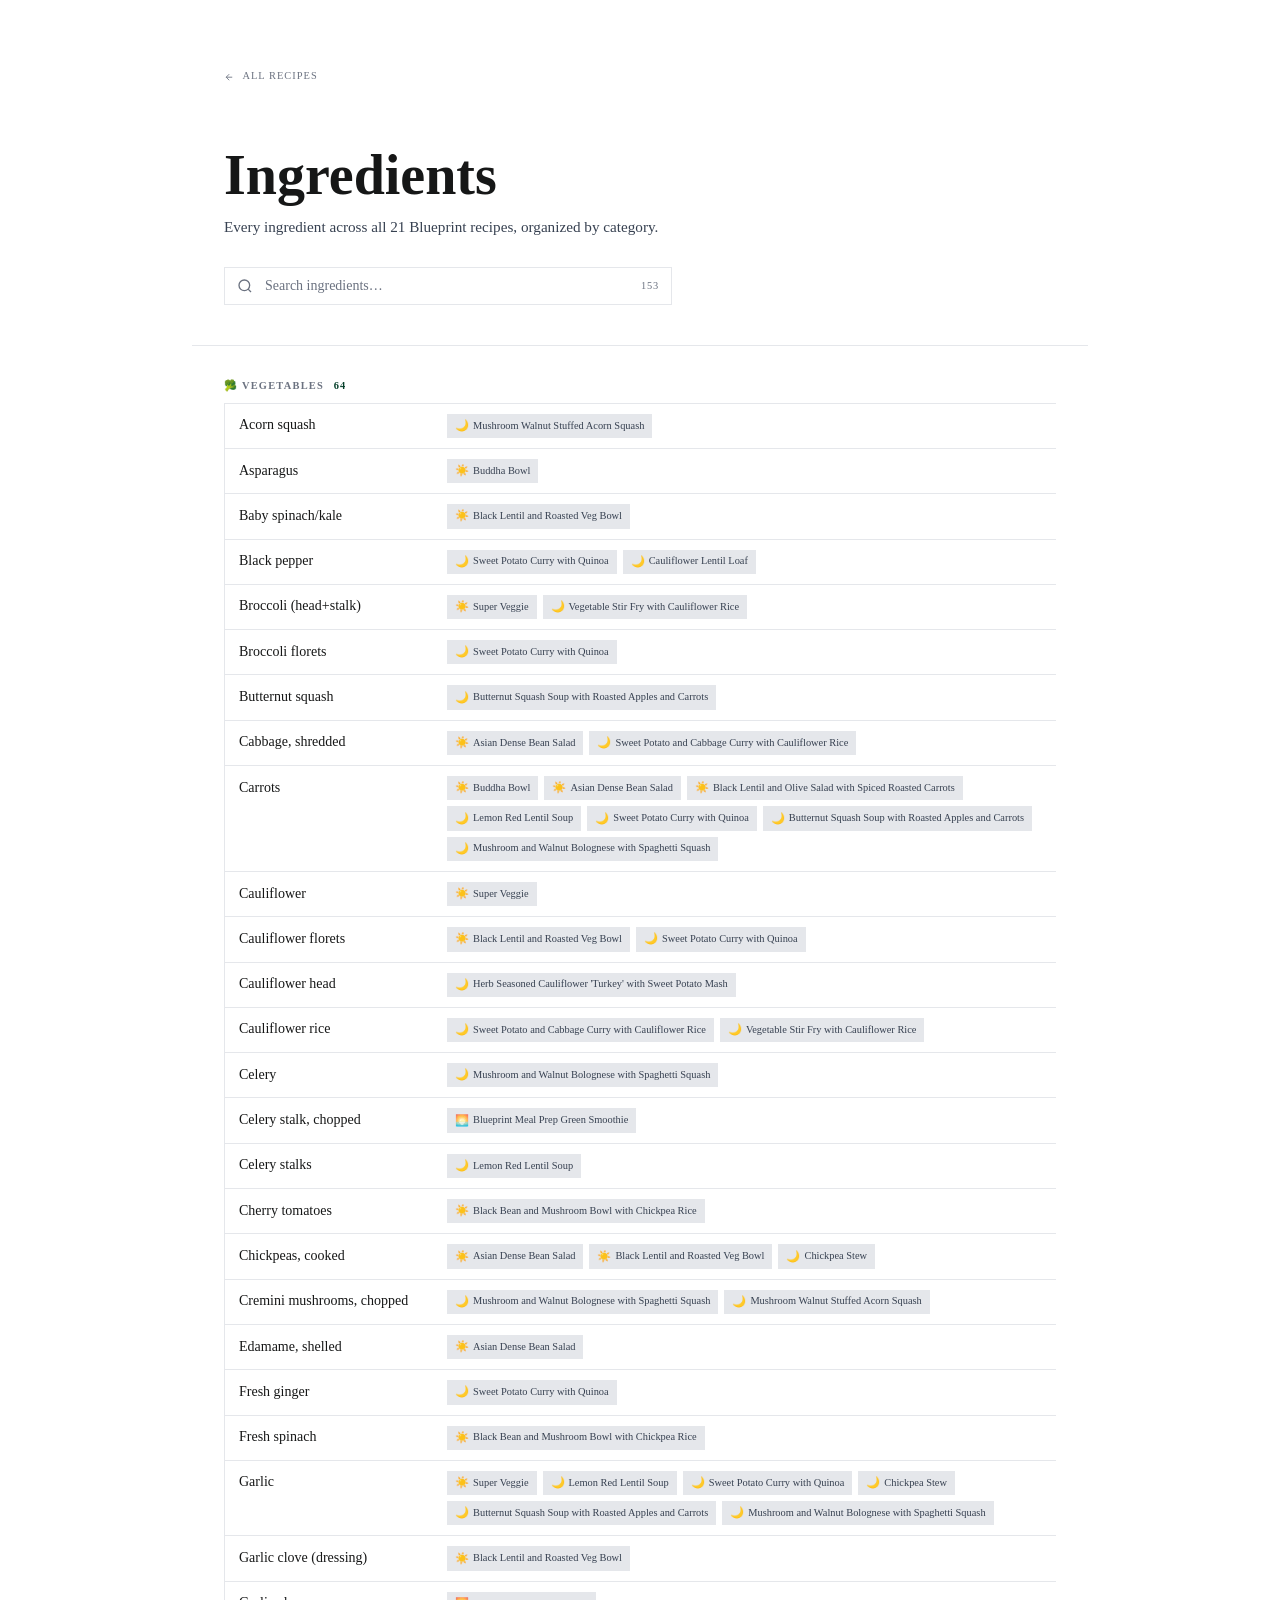
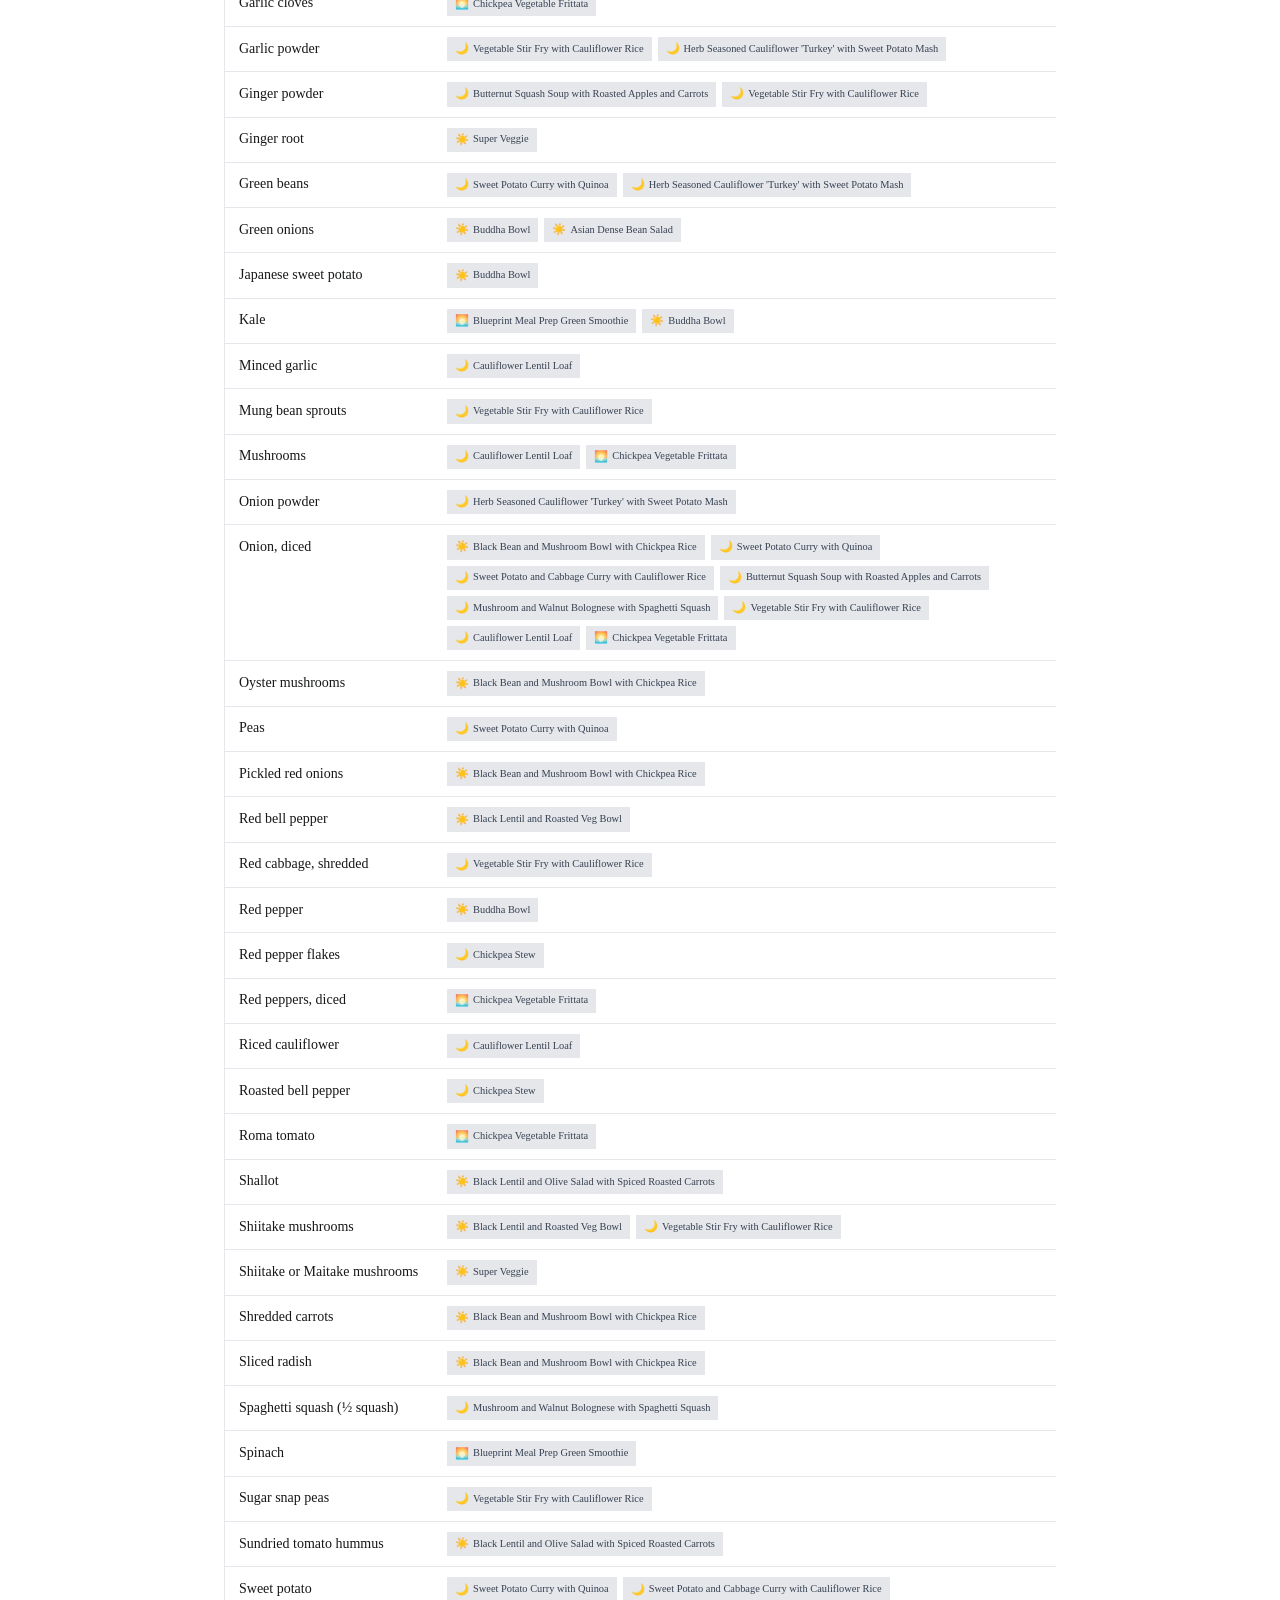
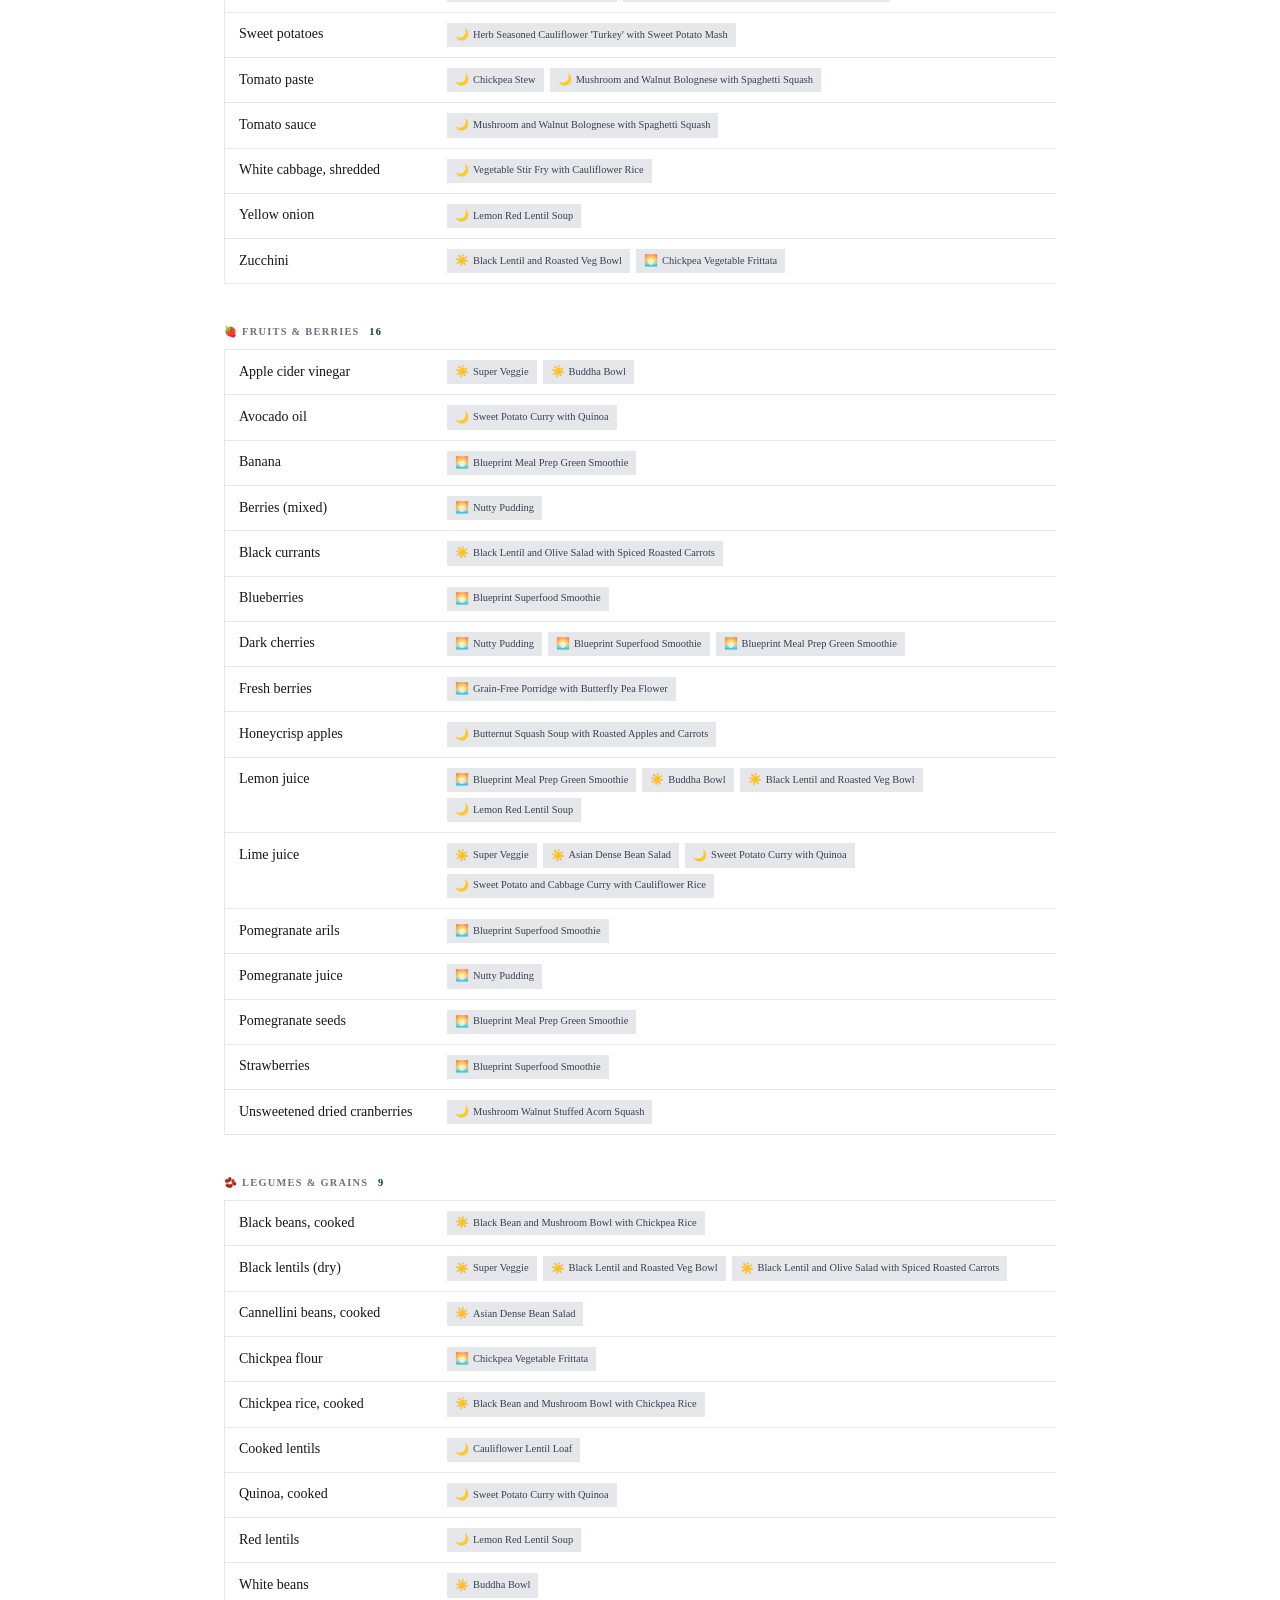
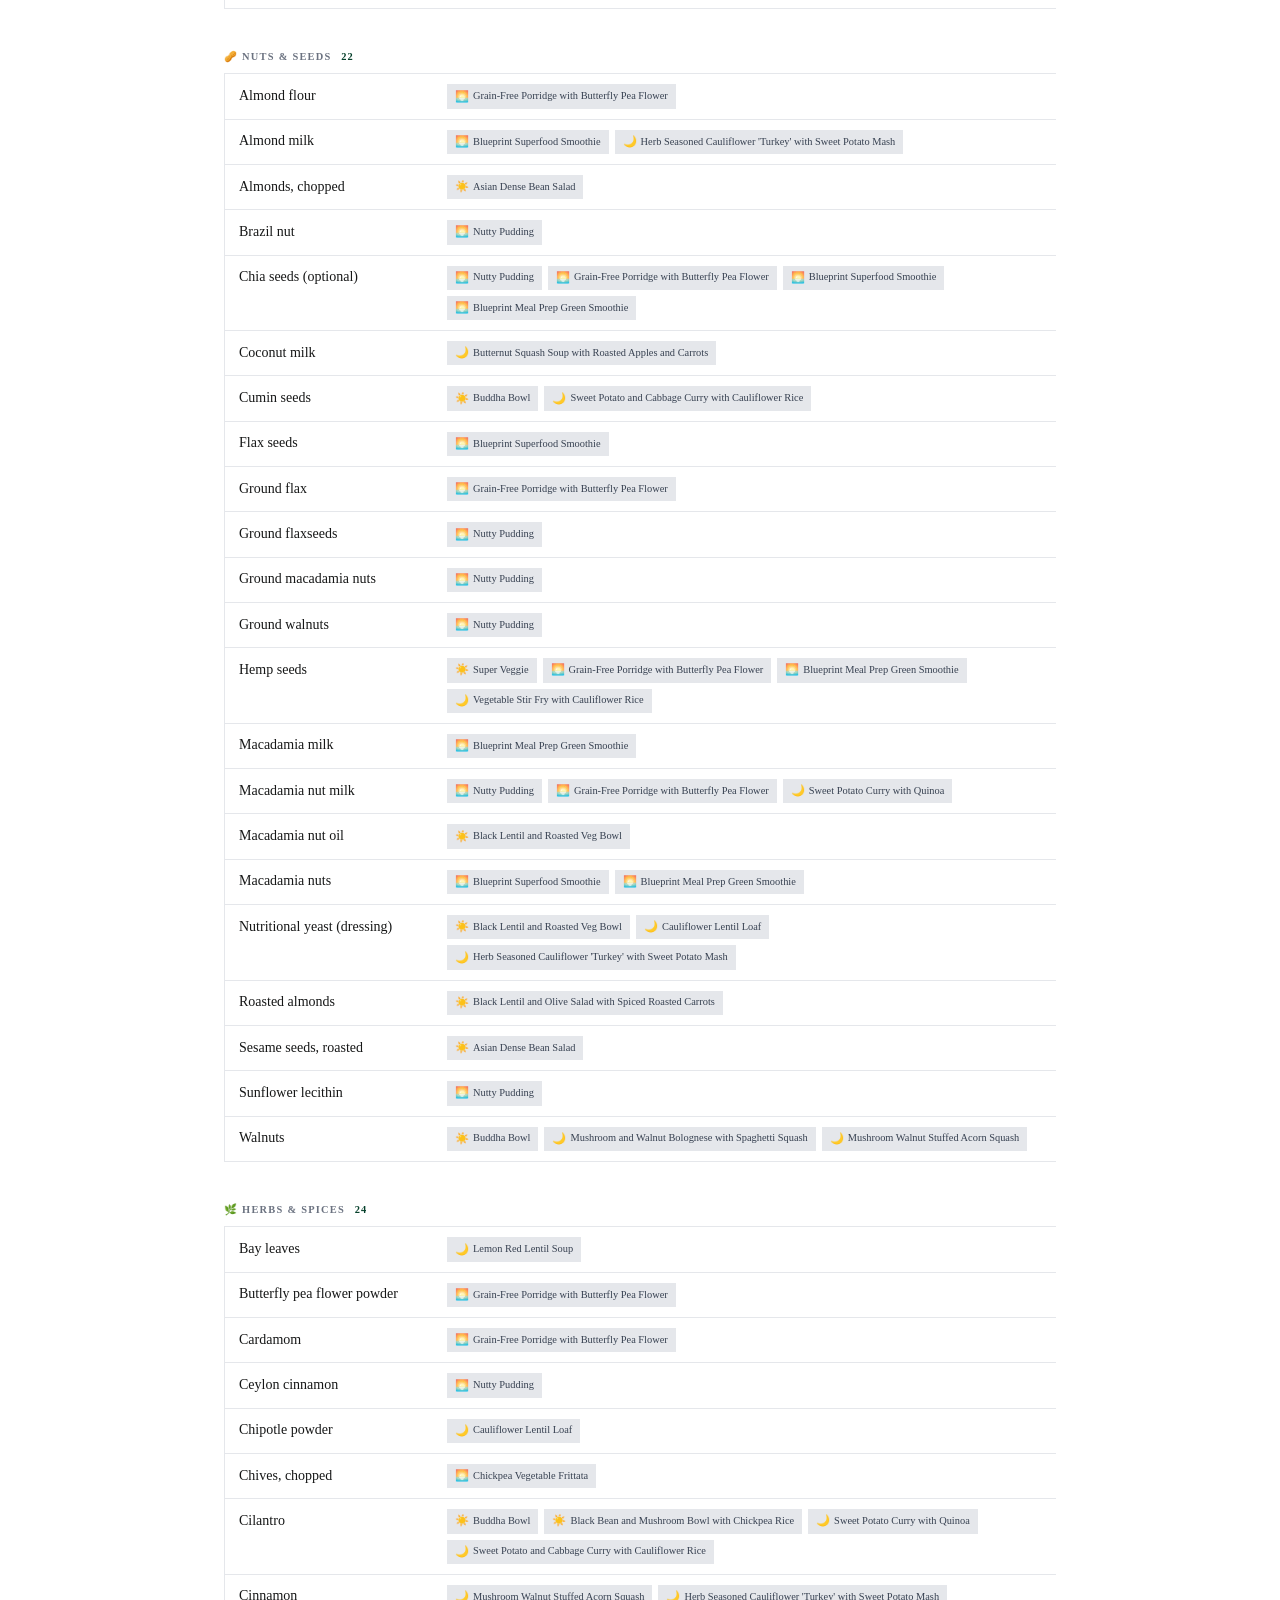
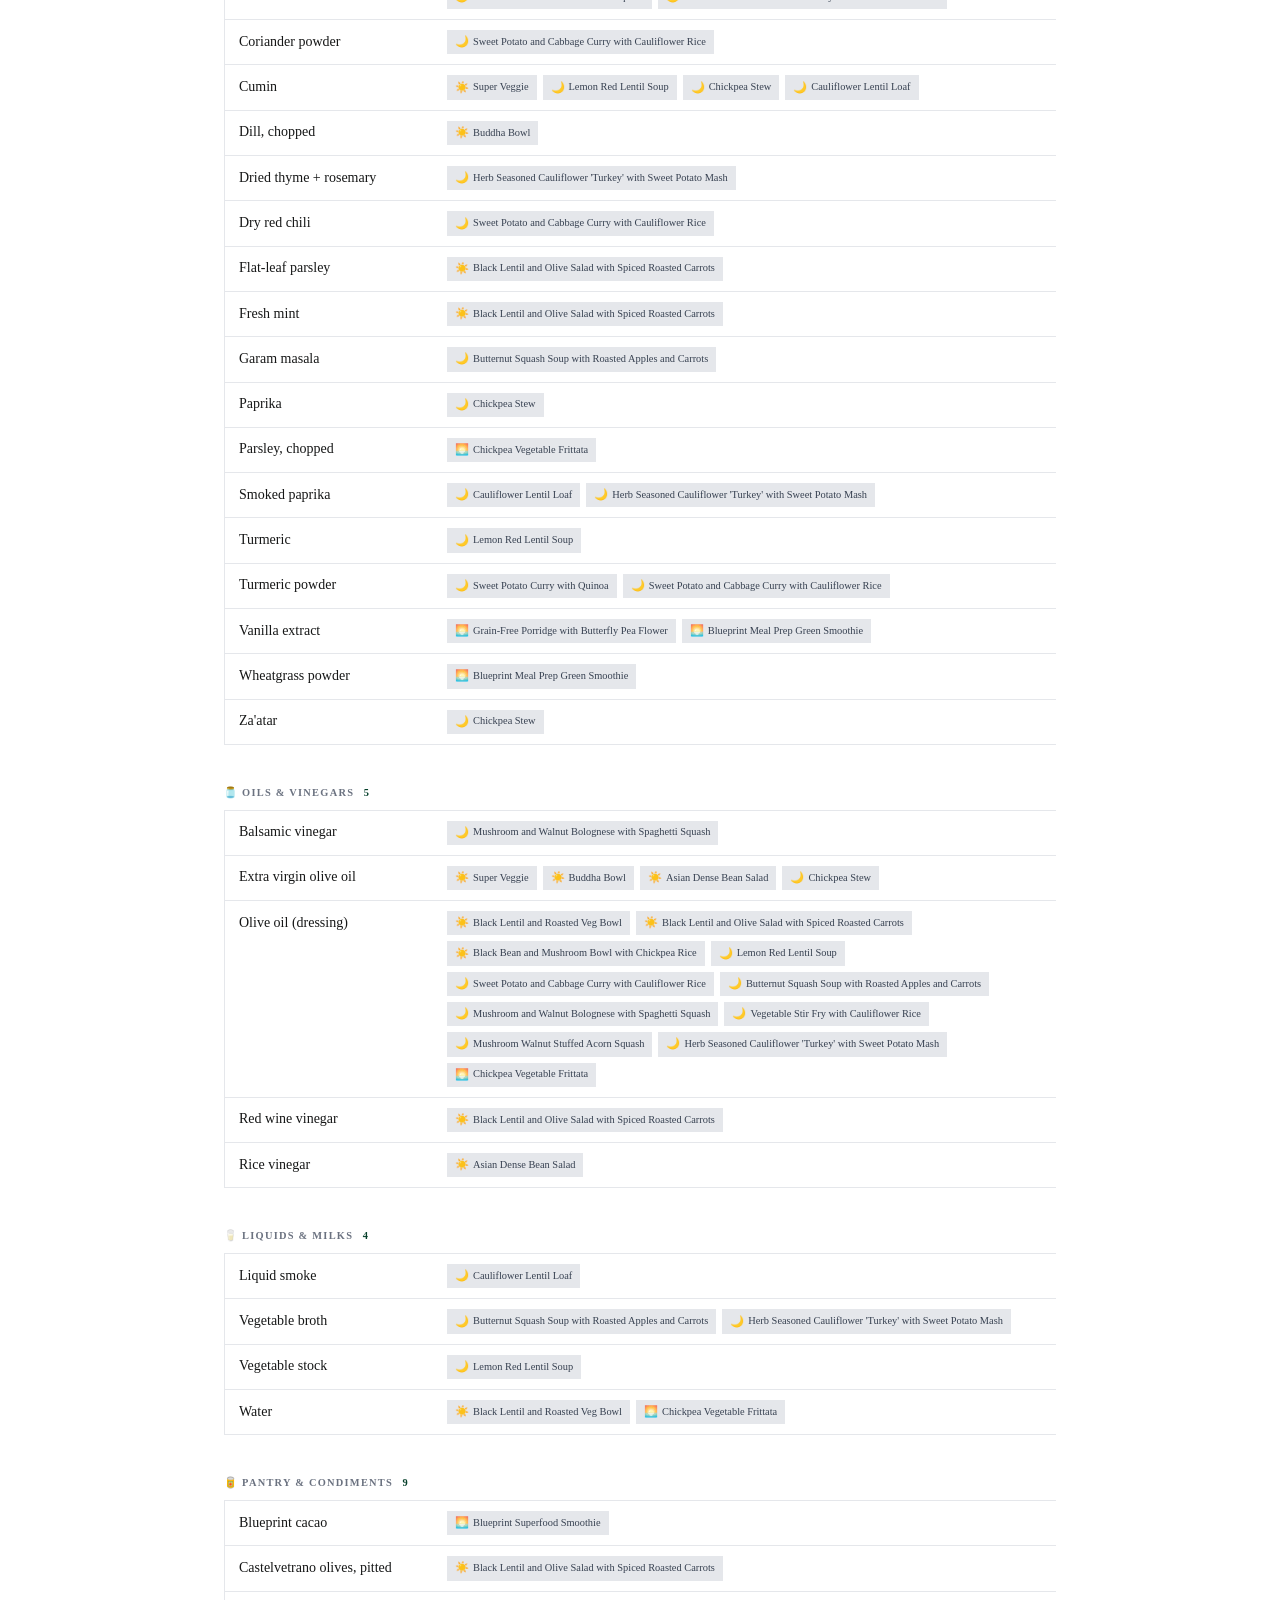
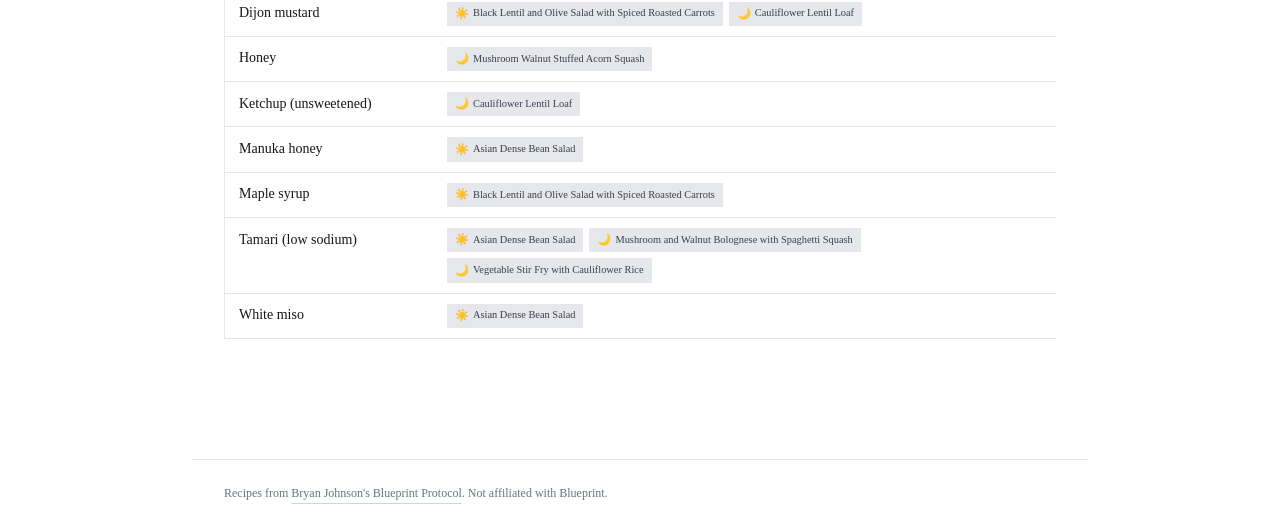
<file: ingredients.html>
<!DOCTYPE html>
<html lang="en">
<head>
  <meta charset="UTF-8">
  <meta name="viewport" content="width=device-width, initial-scale=1.0">
  <title>Ingredients — Blueprint Recipes</title>
  <meta name="description" content="Every ingredient used across Bryan Johnson's Blueprint protocol recipes, organized by category.">
  <link rel="preconnect" href="https://fonts.googleapis.com">
  <link rel="stylesheet" href="https://fonts.googleapis.com/css2?family=Inter:wght@400;500;600;700;800&display=swap">
  <link rel="stylesheet" href="styles.css">
</head>
<body>

<header class="ing-hero">
  <a class="back-link" href="index.html">
    <svg viewBox="0 0 24 24" fill="none" stroke="currentColor" stroke-width="2"><path d="M19 12H5M12 5l-7 7 7 7"/></svg>
    All Recipes
  </a>
  <h1 class="ing-title">Ingredients</h1>
  <p class="ing-subtitle">Every ingredient across all 21 Blueprint recipes, organized by category.</p>

  <div class="ing-search-wrap">
    <svg class="ing-search-icon" viewBox="0 0 24 24" fill="none" stroke="currentColor" stroke-width="2">
      <circle cx="11" cy="11" r="8"/><path d="M21 21l-4.35-4.35"/>
    </svg>
    <input type="search" id="ing-search" class="ing-search" placeholder="Search ingredients…" autocomplete="off" spellcheck="false">
    <span class="ing-count-badge" id="ing-total">—</span>
  </div>
</header>

<main class="ing-main" id="ing-root">
  <!-- populated by ingredients.js -->
</main>

<footer>
  Recipes from <a href="https://blueprint.bryanjohnson.com/blogs/recipes" target="_blank" rel="noopener">Bryan Johnson's Blueprint Protocol</a>.
  Not affiliated with Blueprint.
</footer>

<script src="ingredients.js"></script>
</body>
</html>
</file>
<file: styles.css>
/* ============================================
   Blueprint Recipes — Armaan Agrawal Design System
   Abril Display + Forest Green + Zero Border Radius
   ============================================ */

/* Reset */
*, *::before, *::after {
  box-sizing: border-box;
  margin: 0;
  padding: 0;
  border-radius: 0 !important;
}

:root {
  --green: #06402B;
  --black: #161717;
  --white: #FFFFFF;
  --gray-700: #374151;
  --gray-500: #6B7280;
  --gray-200: #E5E7EB;
}

html { scroll-behavior: smooth; }

body {
  font-family: 'abril-display', serif;
  background: var(--white);
  color: var(--black);
  line-height: 1.6;
  -webkit-font-smoothing: antialiased;
}

::selection {
  background: rgba(6, 64, 43, 0.2);
  color: inherit;
}

/* ---- Nav ---- */
.site-nav {
  position: fixed;
  top: 1.5rem;
  left: 1.5rem;
  z-index: 100;
  font-size: 0.875rem;
  font-weight: 700;
  letter-spacing: 0.05em;
}

.site-nav a {
  color: var(--black);
  text-decoration: none;
}

.site-nav a:hover {
  color: var(--green);
}

/* ---- Links ---- */
a {
  color: inherit;
  text-decoration: underline;
  text-decoration-color: rgba(6, 64, 43, 0.2);
  text-decoration-thickness: 1px;
  text-underline-offset: 6px;
  transition: text-decoration-color 0.4s ease;
}

a:hover {
  text-decoration-color: #06402B;
}

/* ---- Page wrapper ---- */
.page-wrap {
  max-width: 56rem;
  margin: 0 auto;
  padding: 5rem 2rem 5rem;
}

/* ---- Hero ---- */
.hero {
  padding-top: 4rem;
  padding-bottom: 3rem;
  border-bottom: 1px solid var(--gray-200);
  margin-bottom: 2rem;
}

.hero-eyebrow {
  font-size: 0.7rem;
  letter-spacing: 0.12em;
  text-transform: uppercase;
  color: var(--gray-500);
  margin-bottom: 1rem;
}

.hero h1 {
  font-size: clamp(2rem, 5vw, 3.5rem);
  font-weight: 700;
  line-height: 1.1;
  margin-bottom: 1rem;
  color: var(--black);
}

.hero h1 span {
  color: var(--green);
}

.hero-tagline {
  font-size: 1rem;
  color: var(--gray-700);
  max-width: 36rem;
  margin-bottom: 2rem;
}

.hero-stats {
  display: flex;
  gap: 3rem;
  margin-bottom: 1.75rem;
}

.hero-stat strong {
  display: block;
  font-size: 1.5rem;
  font-weight: 700;
  color: var(--black);
  line-height: 1;
}

.hero-stat span {
  font-size: 0.65rem;
  letter-spacing: 0.1em;
  text-transform: uppercase;
  color: var(--gray-500);
}

.hero-nav-link {
  font-size: 0.8rem;
  letter-spacing: 0.04em;
  color: var(--green);
  text-decoration: none;
  border-bottom: 1px solid var(--green);
  padding-bottom: 1px;
}

.hero-nav-link:hover {
  text-decoration: none;
  opacity: 0.75;
}

/* ---- Filter bar ---- */
.filter-bar {
  display: flex;
  gap: 0;
  margin-bottom: 1.5rem;
  border-bottom: 1px solid var(--gray-200);
}

.filter-btn {
  background: none;
  border: none;
  border-bottom: 2px solid transparent;
  padding: 0.75rem 1.25rem 0.625rem;
  font-family: 'abril-display', serif;
  font-size: 0.875rem;
  color: var(--gray-500);
  cursor: pointer;
  margin-bottom: -1px;
  transition: color 0.15s ease, border-color 0.15s ease;
}

.filter-btn:hover {
  color: var(--black);
}

.filter-btn.active {
  color: var(--black);
  border-bottom-color: var(--green);
  font-weight: 700;
}

.filter-count {
  font-size: 0.65rem;
  color: var(--gray-500);
  margin-left: 0.2rem;
}

/* ---- Section header ---- */
.section-header {
  display: flex;
  align-items: baseline;
  gap: 0.5rem;
  margin-bottom: 0;
  padding-bottom: 0.75rem;
}

.section-title {
  font-size: 0.65rem;
  letter-spacing: 0.12em;
  text-transform: uppercase;
  color: var(--gray-500);
}

.section-count {
  font-size: 0.65rem;
  color: var(--green);
  font-weight: 700;
}

/* ---- Recipe grid — border pattern ---- */
.grid {
  display: grid;
  grid-template-columns: repeat(3, 1fr);
  border-top: 1px solid var(--gray-200);
  border-left: 1px solid var(--gray-200);
}

@media (max-width: 680px) {
  .grid {
    grid-template-columns: repeat(2, 1fr);
  }
}

@media (max-width: 440px) {
  .grid {
    grid-template-columns: 1fr;
  }
}

/* ---- Cards ---- */
.card {
  border-right: 1px solid var(--gray-200);
  border-bottom: 1px solid var(--gray-200);
  cursor: pointer;
  display: flex;
  flex-direction: column;
  position: relative;
  transition: background 0.15s ease;
  text-decoration: none;
  color: inherit;
}

.card:hover {
  background: rgba(6, 64, 43, 0.04);
  text-decoration: none;
}

.card-arrow {
  position: absolute;
  top: 0.625rem;
  right: 0.625rem;
  font-size: 0.75rem;
  color: var(--green);
  opacity: 0;
  transition: opacity 0.15s ease;
  z-index: 2;
}

.card:hover .card-arrow {
  opacity: 1;
}

.card-img {
  width: 100%;
  aspect-ratio: 4 / 3;
  overflow: hidden;
  position: relative;
  background: var(--gray-200);
}

.card-img img {
  width: 100%;
  height: 100%;
  object-fit: cover;
  display: block;
  filter: grayscale(20%);
  transition: filter 0.3s ease;
}

.card:hover .card-img img {
  filter: grayscale(0%);
}

.card-img-placeholder {
  width: 100%;
  height: 100%;
  display: flex;
  align-items: center;
  justify-content: center;
  font-size: 2rem;
}

.card-tag {
  position: absolute;
  bottom: 0;
  left: 0;
  font-size: 0.55rem;
  letter-spacing: 0.1em;
  text-transform: uppercase;
  color: var(--white);
  background: var(--green);
  padding: 0.2rem 0.45rem;
}

.card-meal {
  font-size: 0.55rem;
  letter-spacing: 0.1em;
  text-transform: uppercase;
  color: var(--gray-500);
  margin-bottom: 0.25rem;
}

.card-body {
  padding: 0.875rem 0.875rem 0.5rem;
  flex: 1;
  display: flex;
  flex-direction: column;
}

.card-title {
  font-size: 0.875rem;
  font-weight: 700;
  line-height: 1.25;
  margin-bottom: 0.375rem;
  color: var(--black);
}

.card-tagline {
  font-size: 0.75rem;
  color: var(--gray-700);
  line-height: 1.4;
  flex: 1;
}

.macros {
  display: flex;
  gap: 0.75rem;
  flex-wrap: wrap;
  margin-top: 0.75rem;
}

.macro-badge {
  display: flex;
  flex-direction: column;
  gap: 0;
}

.macro-label {
  font-size: 0.5rem;
  letter-spacing: 0.1em;
  text-transform: uppercase;
  color: var(--gray-500);
}

.macro-val {
  font-size: 0.75rem;
  font-weight: 700;
  color: var(--black);
  line-height: 1.2;
}

.card-footer {
  padding: 0.625rem 0.875rem;
  border-top: 1px solid var(--gray-200);
}

.card-footer .cta {
  font-size: 0.65rem;
  letter-spacing: 0.08em;
  text-transform: uppercase;
  color: var(--green);
  font-weight: 700;
}

/* ---- Detail page ---- */
.detail-wrap {
  max-width: 40rem;
  margin: 0 auto;
  padding: 5rem 2rem 5rem;
}

.back-link {
  display: inline-flex;
  align-items: center;
  gap: 0.5rem;
  font-size: 0.65rem;
  letter-spacing: 0.1em;
  text-transform: uppercase;
  color: var(--gray-500);
  text-decoration: none;
  margin-bottom: 2.5rem;
  transition: color 0.2s ease;
}

.back-link:hover {
  color: var(--green);
  text-decoration: none;
}

.back-link svg {
  width: 1em;
  height: 1em;
  stroke: currentColor;
}

.detail-hero-img {
  width: 100%;
  aspect-ratio: 16 / 9;
  object-fit: cover;
  display: block;
  margin-bottom: 2rem;
  filter: grayscale(10%);
}

.detail-meta {
  display: flex;
  align-items: center;
  gap: 0.75rem;
  margin-bottom: 0.75rem;
}

.detail-tag {
  font-size: 0.55rem;
  letter-spacing: 0.12em;
  text-transform: uppercase;
  color: var(--white);
  background: var(--green);
  padding: 0.2rem 0.5rem;
}

.detail-serves {
  font-size: 0.75rem;
  color: var(--gray-500);
}

.detail-title {
  font-size: clamp(1.5rem, 3vw, 2.25rem);
  font-weight: 700;
  line-height: 1.15;
  margin-bottom: 0.75rem;
}

.detail-tagline {
  font-size: 0.95rem;
  color: var(--gray-700);
  font-style: italic;
  margin-bottom: 2rem;
  border-left: 3px solid var(--green);
  padding-left: 1rem;
  line-height: 1.5;
}

/* Macros strip */
.macros-table {
  display: flex;
  border: 1px solid var(--gray-200);
  margin-bottom: 2.5rem;
}

.macro-cell {
  flex: 1;
  padding: 1rem 0.75rem;
  border-right: 1px solid var(--gray-200);
  text-align: center;
}

.macro-cell:last-child {
  border-right: none;
}

.mc-val {
  font-size: 1rem;
  font-weight: 700;
  color: var(--black);
  line-height: 1;
  margin-bottom: 0.3rem;
}

.mc-label {
  font-size: 0.55rem;
  letter-spacing: 0.1em;
  text-transform: uppercase;
  color: var(--gray-500);
}

/* Sections */
.section-block {
  margin-bottom: 2.5rem;
}

.section-block h2 {
  font-size: 0.65rem;
  letter-spacing: 0.12em;
  text-transform: uppercase;
  color: var(--gray-500);
  margin-bottom: 1rem;
  padding-bottom: 0.5rem;
  border-bottom: 1px solid var(--gray-200);
}

.ingredients-list {
  list-style: none;
  padding: 0;
}

.ingredients-list li {
  font-size: 0.9rem;
  padding: 0.5rem 0;
  border-bottom: 1px solid var(--gray-200);
  color: var(--black);
  display: flex;
  gap: 0.625rem;
  line-height: 1.4;
}

.ingredients-list li::before {
  content: '—';
  color: var(--green);
  flex-shrink: 0;
  font-weight: 700;
}

.instructions-text {
  font-size: 0.95rem;
  line-height: 1.75;
  color: var(--gray-700);
}

.detail-source {
  margin-top: 2rem;
  font-size: 0.75rem;
  color: var(--gray-500);
  padding-top: 1.5rem;
  border-top: 1px solid var(--gray-200);
}

/* ---- Footer ---- */
footer {
  max-width: 56rem;
  margin: 0 auto;
  padding: 1.5rem 2rem;
  font-size: 0.75rem;
  color: var(--gray-500);
  border-top: 1px solid var(--gray-200);
}

/* ---- Not found ---- */
.not-found {
  padding: 3rem 0;
}

.not-found h2 {
  font-size: 1.25rem;
  margin-bottom: 0.5rem;
}

/* ---- Ingredients page ---- */
.ing-hero {
  max-width: 56rem;
  margin: 0 auto;
  padding: 4rem 2rem 2.5rem;
  border-bottom: 1px solid var(--gray-200);
}

.ing-title {
  font-size: clamp(2rem, 5vw, 3.5rem);
  font-weight: 700;
  line-height: 1.1;
  margin: 1.25rem 0 0.5rem;
  color: var(--black);
}

.ing-subtitle {
  font-size: 0.95rem;
  color: var(--gray-700);
  margin-bottom: 1.75rem;
}

.ing-search-wrap {
  position: relative;
  display: flex;
  align-items: center;
  max-width: 28rem;
  border: 1px solid var(--gray-200);
}

.ing-search-icon {
  position: absolute;
  left: 0.75rem;
  width: 1rem;
  height: 1rem;
  color: var(--gray-500);
  pointer-events: none;
  flex-shrink: 0;
}

.ing-search {
  width: 100%;
  font-family: inherit;
  font-size: 0.875rem;
  color: var(--black);
  background: none;
  border: none;
  outline: none;
  padding: 0.625rem 3rem 0.625rem 2.5rem;
}

.ing-search::placeholder {
  color: var(--gray-500);
}

.ing-count-badge {
  position: absolute;
  right: 0.75rem;
  font-size: 0.65rem;
  letter-spacing: 0.08em;
  color: var(--gray-500);
}

.ing-main {
  max-width: 56rem;
  margin: 0 auto;
  padding: 2rem 2rem 5rem;
}

.ing-category {
  margin-bottom: 2.5rem;
}

.cat-heading {
  display: flex;
  align-items: baseline;
  gap: 0.6rem;
  font-size: 0.65rem;
  font-weight: 700;
  letter-spacing: 0.12em;
  text-transform: uppercase;
  color: var(--gray-500);
  padding-bottom: 0.5rem;
  border-bottom: 1px solid var(--gray-200);
  margin-bottom: 0;
}

.cat-count {
  color: var(--green);
}

.ing-rows {
  border-left: 1px solid var(--gray-200);
}

.ing-row {
  display: flex;
  align-items: flex-start;
  gap: 1rem;
  padding: 0.625rem 0.875rem;
  border-bottom: 1px solid var(--gray-200);
}

.ing-name {
  font-size: 0.875rem;
  color: var(--black);
  min-width: 12rem;
  flex-shrink: 0;
  line-height: 1.4;
  padding-top: 0.1rem;
}

.ing-recipes {
  display: flex;
  flex-wrap: wrap;
  gap: 0.375rem;
}

.recipe-chip {
  display: inline-flex;
  align-items: center;
  gap: 0.25rem;
  font-size: 0.65rem;
  color: var(--gray-700);
  background: var(--gray-200);
  padding: 0.2rem 0.5rem;
  text-decoration: none;
  transition: background 0.15s ease, color 0.15s ease;
  white-space: nowrap;
}

.recipe-chip:hover {
  background: var(--green);
  color: var(--white);
  text-decoration: none;
}

.chip-meal {
  font-size: 0.7rem;
}

.no-results {
  font-size: 0.9rem;
  color: var(--gray-500);
  padding: 2rem 0;
}

@media (max-width: 560px) {
  .ing-row {
    flex-direction: column;
    gap: 0.375rem;
  }
  .ing-name {
    min-width: 0;
  }
}
</file>
